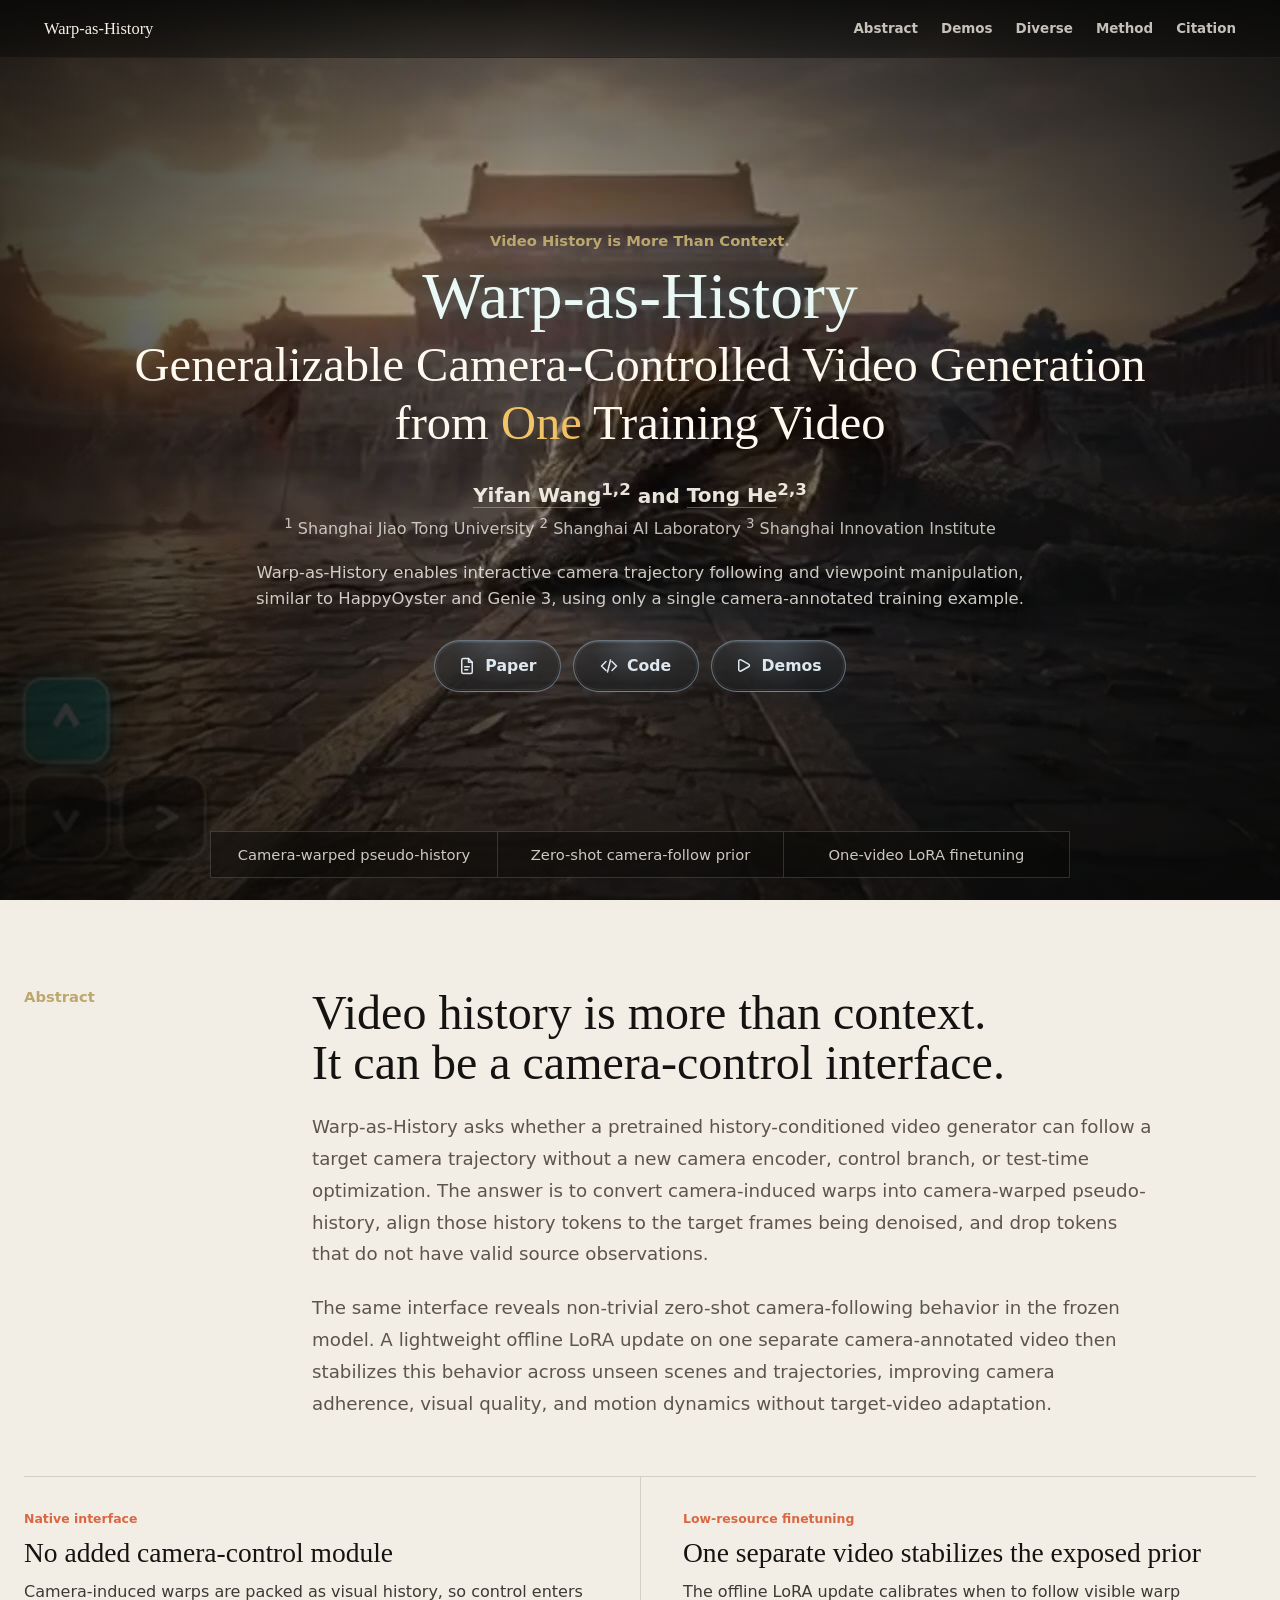
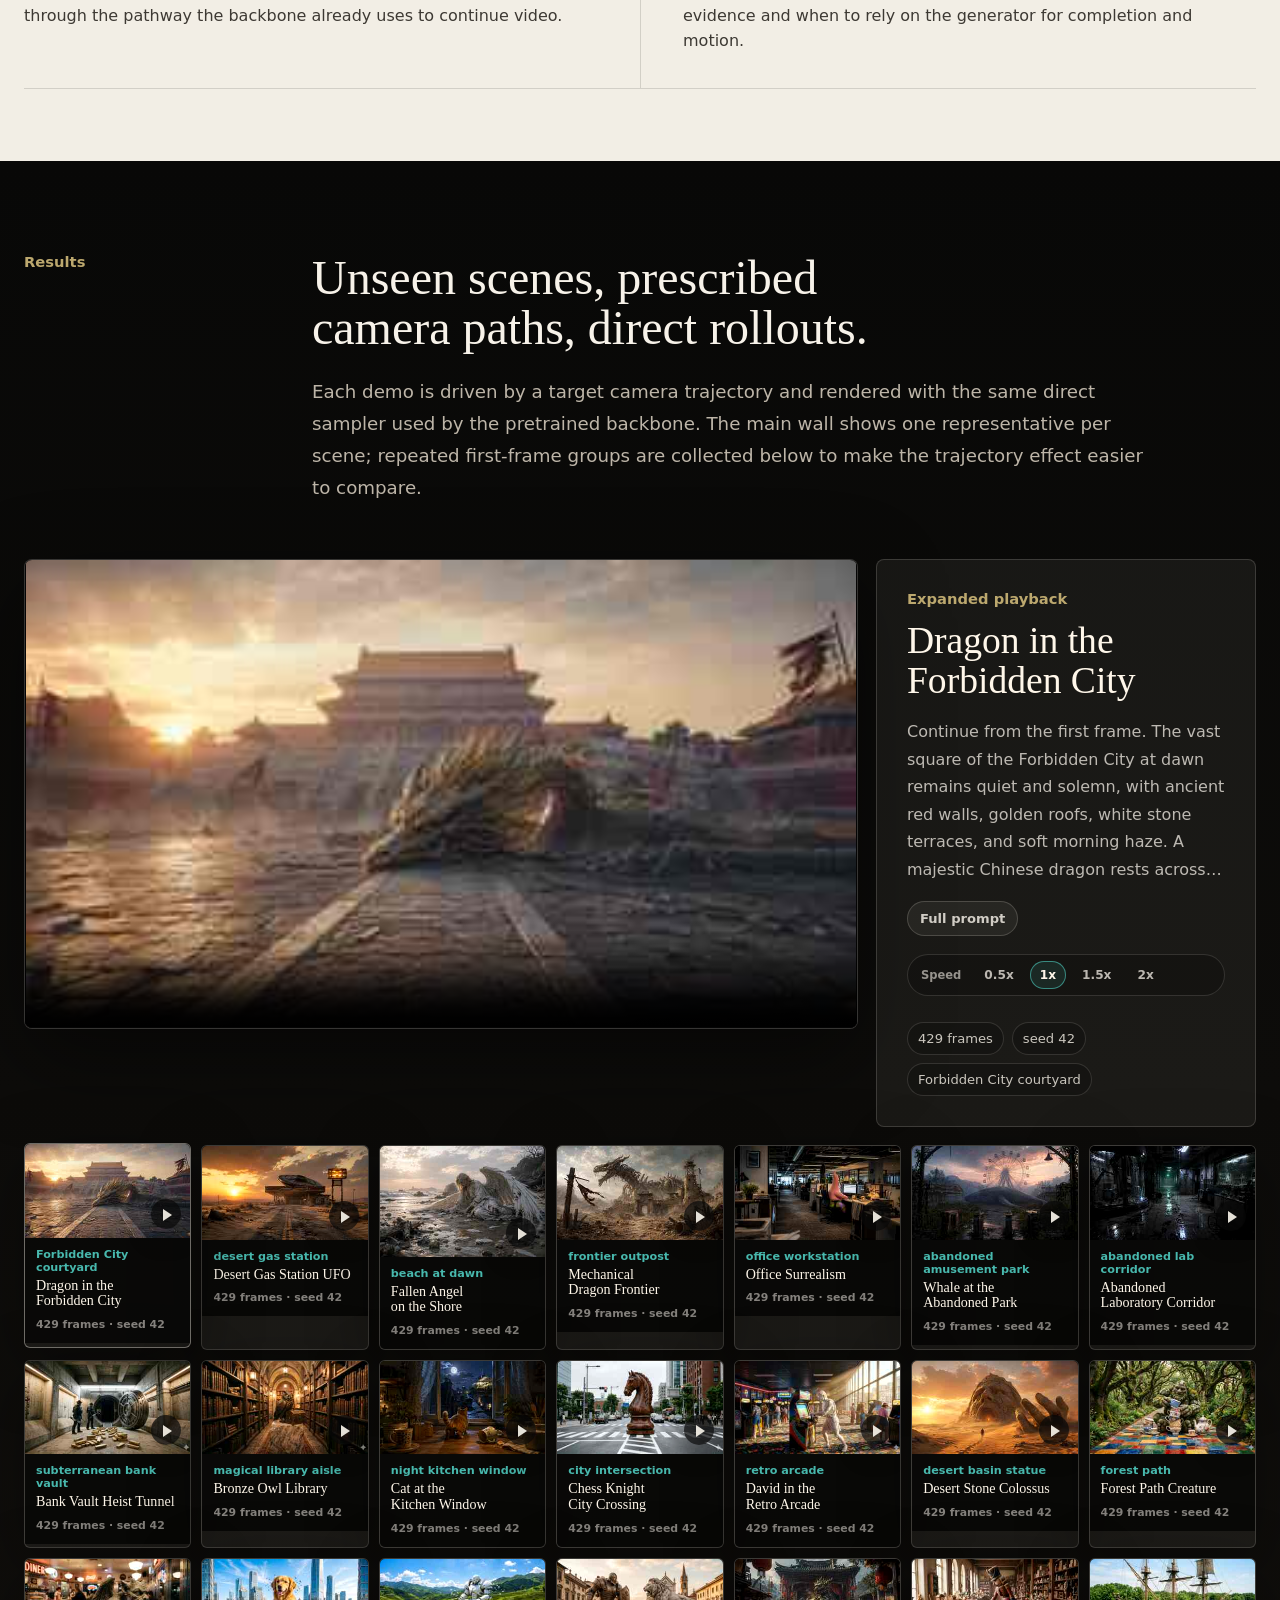
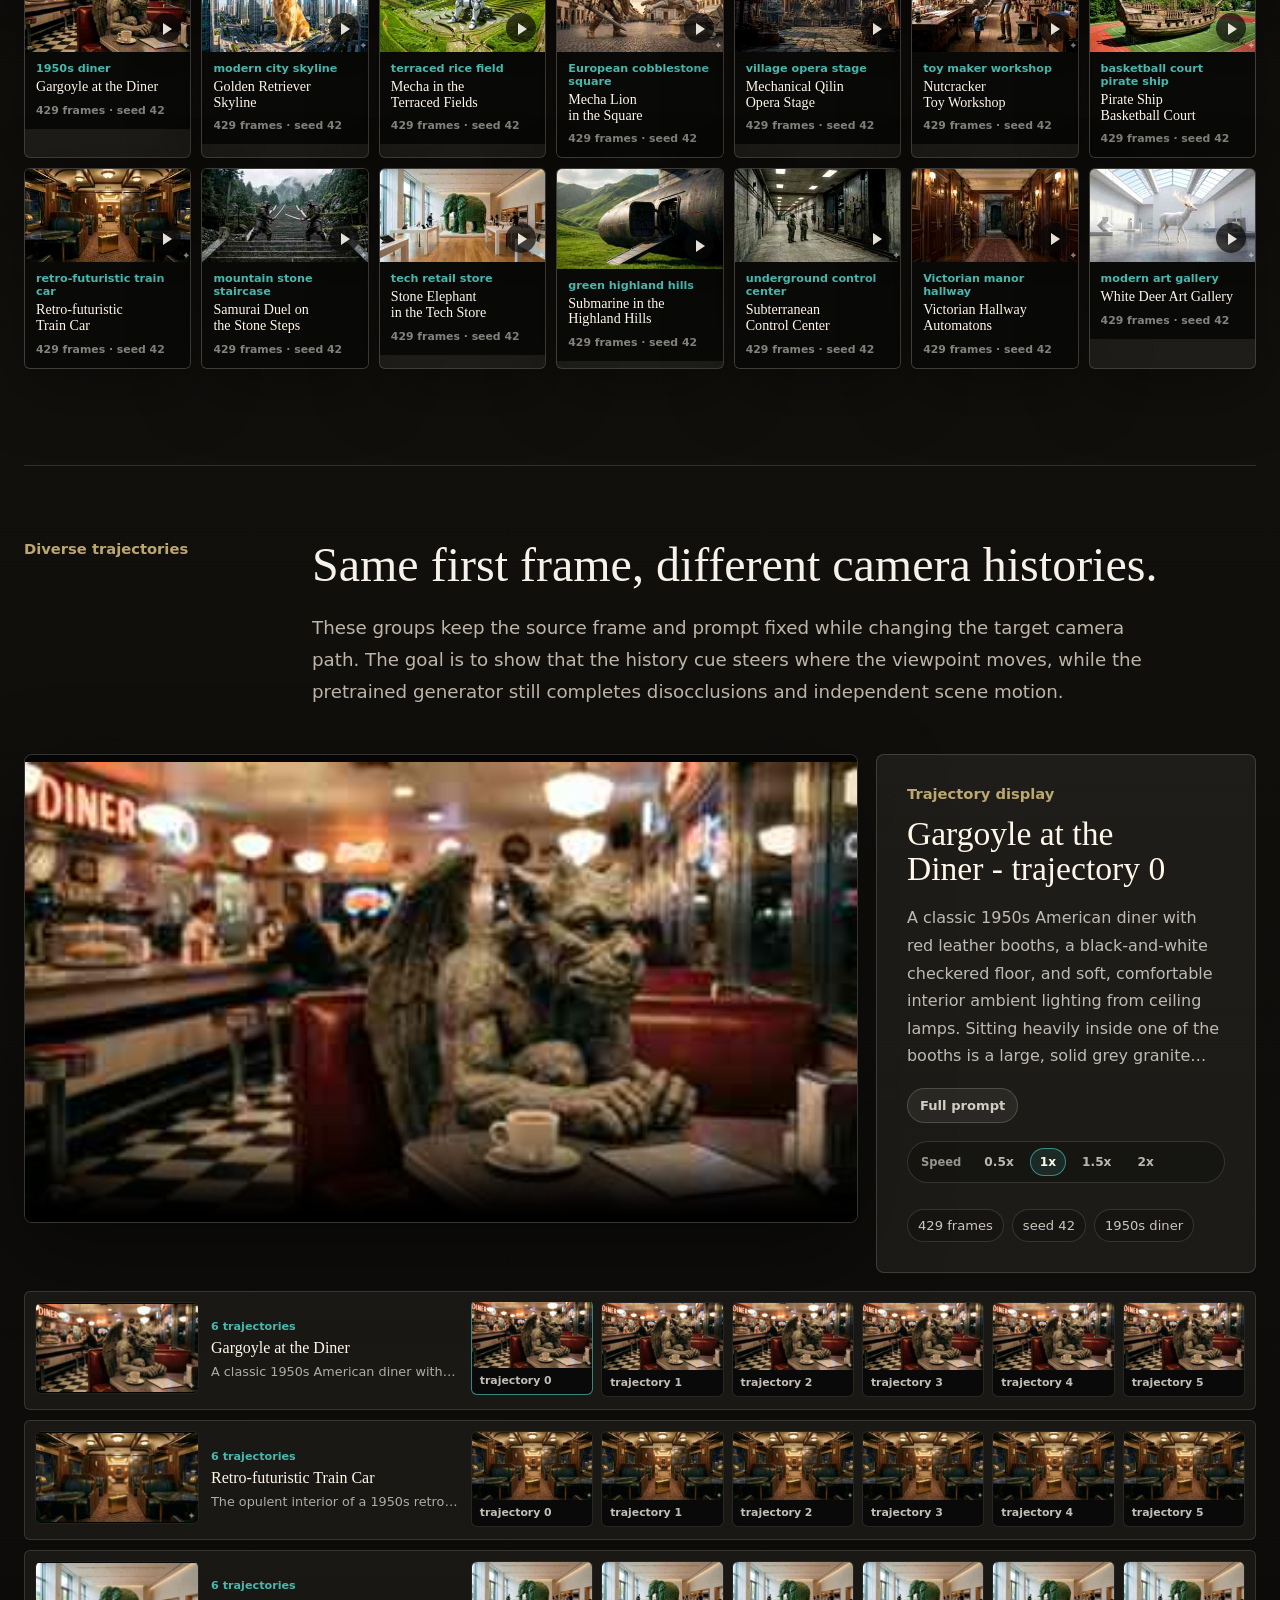
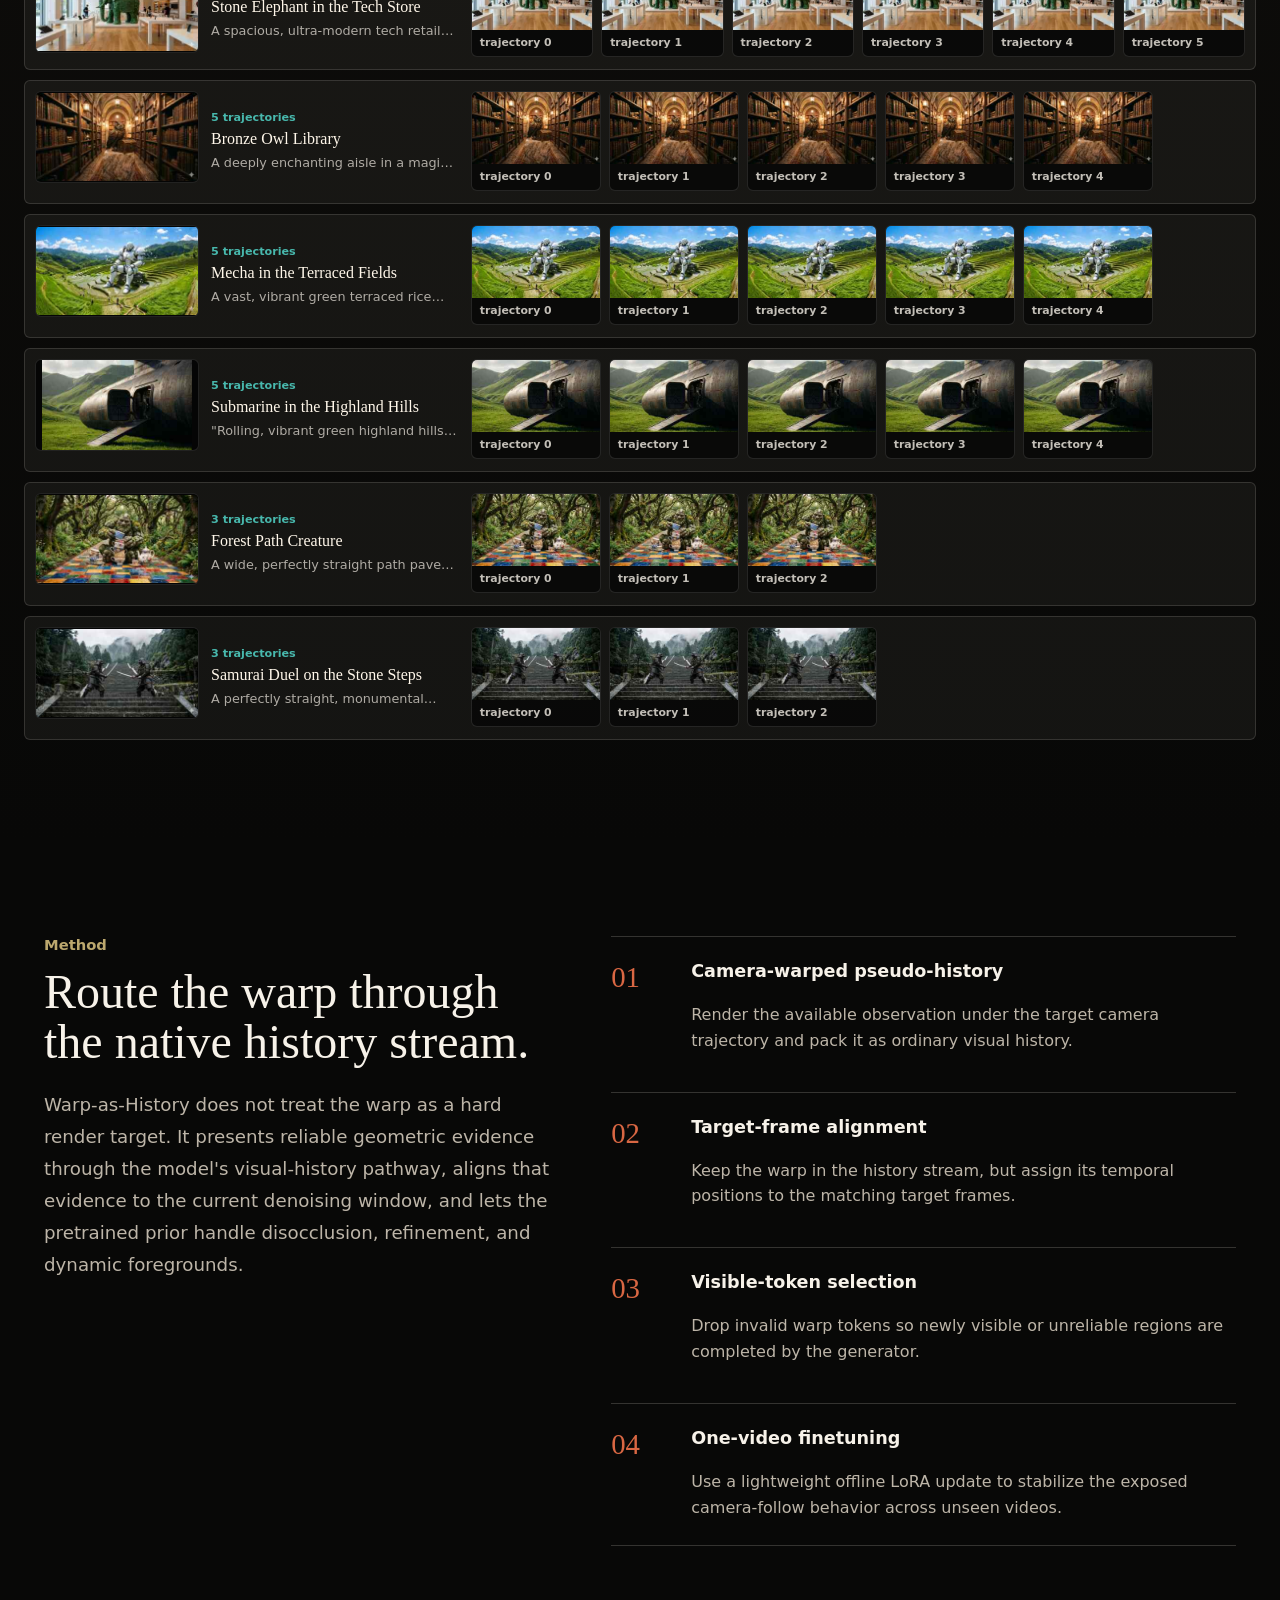
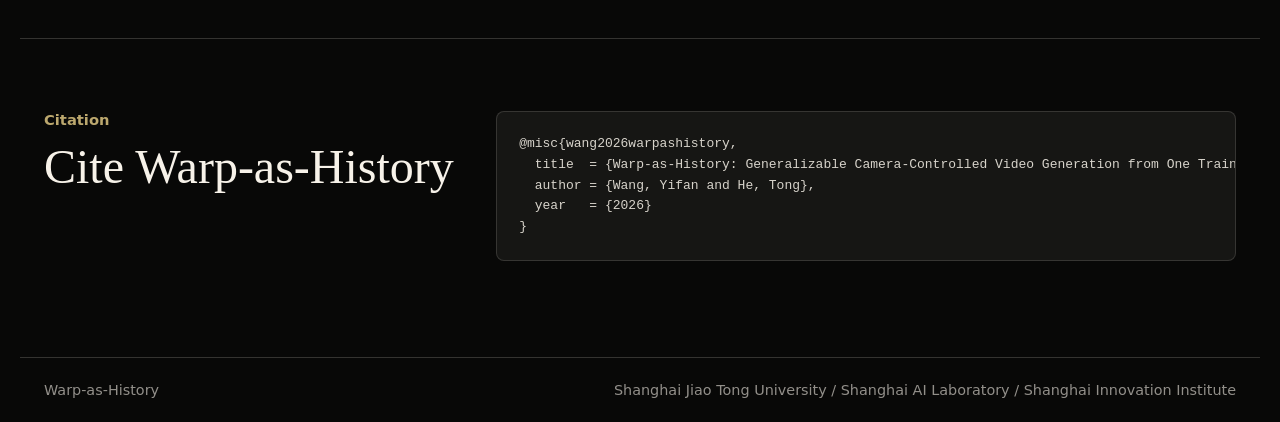
<file: warp-as-history/index.html>
<!doctype html>
<html lang="en">
  <head>
    <meta charset="utf-8" />
    <meta name="viewport" content="width=device-width, initial-scale=1" />
    <meta
      name="description"
      content="Warp-as-History routes camera-induced warps through a pretrained video model's native history pathway for low-resource camera-controlled video generation."
    />
    <title>Warp-as-History</title>
    <link rel="preload" href="demo/hero_montage_preview_poster.jpg?v=full-segments" as="image" fetchpriority="high" />
    <link
      rel="icon"
      href="data:image/svg+xml,%3Csvg xmlns='http://www.w3.org/2000/svg' viewBox='0 0 64 64'%3E%3Crect width='64' height='64' fill='%23080807'/%3E%3Ctext x='32' y='42' text-anchor='middle' font-family='Georgia,serif' font-size='34' fill='%23f7f2e9'%3EW%3C/text%3E%3C/svg%3E"
    />
    <link rel="stylesheet" href="styles.css?v=hero-lite" />
  </head>
  <body>
    <header class="site-nav" aria-label="Primary navigation">
      <a class="brand" href="#top" aria-label="Warp-as-History home">Warp-as-History</a>
      <nav class="nav-links" aria-label="Page sections">
        <a href="#abstract">Abstract</a>
        <a href="#demos">Demos</a>
        <a href="#diverse">Diverse</a>
        <a href="#method">Method</a>
        <a href="#citation">Citation</a>
      </nav>
    </header>

    <main id="top">
      <section class="hero is-prerendered" aria-label="Paper hero">
        <video
          id="heroPrerendered"
          class="hero-prerendered is-active"
          autoplay
          muted
          loop
          playsinline
          preload="none"
          poster="demo/hero_montage_preview_poster.jpg?v=full-segments"
          data-src="demo/hero_montage_preview_lite.mp4?v=lite"
        ></video>
        <div
          id="heroBackdropA"
          class="hero-backdrop is-active"
          style="background-image: url('demo/%E6%95%85%E5%AE%AB%E9%BE%99__mg10_feedbackfix_v5/first_frame_thumb.jpg')"
        ></div>
        <div id="heroBackdropB" class="hero-backdrop"></div>
        <div id="heroMosaicA" class="hero-mosaic is-active" aria-hidden="true"></div>
        <div id="heroMosaicB" class="hero-mosaic" aria-hidden="true"></div>
        <div class="hero-overlay" aria-hidden="true"></div>

        <div class="hero-content">
          <p class="eyebrow">Video History is More Than Context.</p>
          <h1>
            <span class="title-lead title-mark">Warp-as-History</span>
            <span class="title-rest">Generalizable Camera-Controlled Video Generation</span>
            <span class="title-tail">from <span class="title-highlight">One</span> Training Video</span>
          </h1>
          <p class="authors">
            <a href="https://yyfz.github.io/" target="_blank" rel="noreferrer">Yifan Wang</a><sup>1,2</sup>
            and
            <a href="https://tonghe90.github.io/" target="_blank" rel="noreferrer">Tong He</a><sup>2,3</sup>
          </p>
          <p class="affiliations">
            <span><sup>1</sup> Shanghai Jiao Tong University</span>
            <span><sup>2</sup> Shanghai AI Laboratory</span>
            <span><sup>3</sup> Shanghai Innovation Institute</span>
          </p>
          <p class="hero-lead">
            Warp-as-History enables interactive camera trajectory following and viewpoint manipulation,
            similar to HappyOyster and Genie 3, using only a single camera-annotated training example.
          </p>
          <div class="hero-actions" aria-label="Quick links">
            <a
              class="button button-resource"
              href="https://arxiv.org/abs/2605.15182"
              target="_blank"
              rel="noreferrer"
              aria-label="Open paper"
            >
              <svg viewBox="0 0 24 24" aria-hidden="true">
                <path d="M14 2H7a2 2 0 0 0-2 2v16a2 2 0 0 0 2 2h10a2 2 0 0 0 2-2V7z" />
                <path d="M14 2v5h5" />
                <path d="M9 13h6" />
                <path d="M9 17h4" />
              </svg>
              <span>Paper</span>
            </a>
            <a
              class="button button-resource"
              href="https://github.com/yyfz/Warp-as-History"
              target="_blank"
              rel="noreferrer"
              aria-label="Open code"
            >
              <svg viewBox="0 0 24 24" aria-hidden="true">
                <path d="m16 18 6-6-6-6" />
                <path d="m8 6-6 6 6 6" />
                <path d="m14 4-4 16" />
              </svg>
              <span>Code</span>
            </a>
            <a class="button button-resource" href="#demos" aria-label="Watch demos">
              <svg viewBox="0 0 24 24" aria-hidden="true">
                <path d="M5 5.6a2 2 0 0 1 2.95-1.76l10.2 5.65a2 2 0 0 1 0 3.5l-10.2 5.65A2 2 0 0 1 5 16.9z" />
              </svg>
              <span>Demos</span>
            </a>
          </div>
        </div>

        <div class="hero-meta" aria-label="Project highlights">
          <span>Camera-warped pseudo-history</span>
          <span>Zero-shot camera-follow prior</span>
          <span>One-video LoRA finetuning</span>
        </div>
      </section>

      <section class="intro-band" id="abstract">
        <div class="content-grid">
          <div class="section-label">Abstract</div>
          <div class="intro-copy">
            <h2>Video history is more than context. It can be a camera-control interface.</h2>
            <p>
              Warp-as-History asks whether a pretrained history-conditioned video generator can follow a
              target camera trajectory without a new camera encoder, control branch, or test-time optimization.
              The answer is to convert camera-induced warps into camera-warped pseudo-history, align those
              history tokens to the target frames being denoised, and drop tokens that do not have valid source
              observations.
            </p>
            <p>
              The same interface reveals non-trivial zero-shot camera-following behavior in the frozen model.
              A lightweight offline LoRA update on one separate camera-annotated video then stabilizes this
              behavior across unseen scenes and trajectories, improving camera adherence, visual quality, and
              motion dynamics without target-video adaptation.
            </p>
          </div>
        </div>
        <div class="highlight-row claim-row" aria-label="Core properties">
          <article>
            <span class="claim-kicker">Native interface</span>
            <h3>No added camera-control module</h3>
            <p>
              Camera-induced warps are packed as visual history, so control enters through the pathway the
              backbone already uses to continue video.
            </p>
          </article>
          <article>
            <span class="claim-kicker">Low-resource finetuning</span>
            <h3>One separate video stabilizes the exposed prior</h3>
            <p>
              The offline LoRA update calibrates when to follow visible warp evidence and when to rely on
              the generator for completion and motion.
            </p>
          </article>
        </div>
      </section>

      <section class="demo-section" id="demos">
        <div class="section-heading">
          <div class="section-label">Results</div>
          <div>
            <h2>Unseen scenes, prescribed camera paths, direct rollouts.</h2>
            <p>
              Each demo is driven by a target camera trajectory and rendered with the same direct sampler used
              by the pretrained backbone. The main wall shows one representative per scene; repeated
              first-frame groups are collected below to make the trajectory effect easier to compare.
            </p>
          </div>
        </div>

        <div class="demo-stage" aria-label="Expanded demo playback">
          <div class="stage-media">
            <video
              id="stageVideo"
              muted
              loop
              playsinline
              autoplay
              controls
              poster="demo/%E6%95%85%E5%AE%AB%E9%BE%99__mg10_feedbackfix_v5/first_frame_thumb.jpg"
              preload="none"
            ></video>
          </div>
          <div class="stage-copy">
            <p class="eyebrow">Expanded playback</p>
            <h3 id="stageTitle">Dragon in the Forbidden City</h3>
            <p id="stagePrompt">
              Continue from the first frame. The vast square of the Forbidden City at dawn remains quiet and
              solemn, with ancient red walls, golden roofs, white stone terraces, and soft morning haze. A
              majestic Chinese dragon rests across the palace courtyard, its long serpentine body coiled over
              the stone ground, with shimmering scales, flowing whiskers, and an ancient ceremonial presence.
              The dragon should feel noble, powerful, and mythical. Dust drifts across the square, scales glint
              in the soft light, banners and fabric edges move gently in the wind, and the dragon’s body shows
              faint breathing or small graceful movements, as if it is slowly awakening. The atmosphere should
              feel solemn, mythical, and emotionally striking, as if legend has appeared in the heart of the
              imperial palace. Keep the world immersive and explorable, with camera movement. Cinematic, highly
              detailed, soft morning light, mysterious but believable, no text, no watermark.
            </p>
            <button class="prompt-action" id="stagePromptAction" type="button" hidden>Full prompt</button>
            <div class="speed-control" id="stageSpeedControl" aria-label="Main playback speed">
              <span>Speed</span>
              <button type="button" data-speed="0.5">0.5x</button>
              <button type="button" data-speed="1" class="is-active">1x</button>
              <button type="button" data-speed="1.5">1.5x</button>
              <button type="button" data-speed="2">2x</button>
            </div>
            <div class="stage-facts" aria-label="Expanded demo facts">
              <span id="stageFrames">429 frames</span>
              <span id="stageSeed">seed 42</span>
              <span id="stageScene">Forbidden City dragon</span>
            </div>
          </div>
        </div>

        <div class="demo-wall" id="demoGrid" aria-live="polite"></div>

        <div class="diverse-section" id="diverse">
          <div class="section-heading">
            <div class="section-label">Diverse trajectories</div>
            <div>
              <h2>Same first frame, different camera histories.</h2>
              <p>
                These groups keep the source frame and prompt fixed while changing the target camera path.
                The goal is to show that the history cue steers where the viewpoint moves, while the
                pretrained generator still completes disocclusions and independent scene motion.
              </p>
            </div>
          </div>
          <div class="diverse-stage" aria-label="Diverse trajectory playback">
            <div class="diverse-stage-media">
              <video id="diverseStageVideo" muted loop playsinline autoplay controls></video>
            </div>
            <div class="diverse-stage-copy">
              <p class="eyebrow">Trajectory display</p>
              <h3 id="diverseStageTitle">Diverse trajectory</h3>
              <p id="diverseStagePrompt"></p>
              <button class="prompt-action" id="diverseStagePromptAction" type="button" hidden>Full prompt</button>
              <div class="speed-control" id="diverseSpeedControl" aria-label="Diverse playback speed">
                <span>Speed</span>
                <button type="button" data-speed="0.5">0.5x</button>
                <button type="button" data-speed="1" class="is-active">1x</button>
                <button type="button" data-speed="1.5">1.5x</button>
                <button type="button" data-speed="2">2x</button>
              </div>
              <div class="stage-facts" aria-label="Diverse trajectory facts">
                <span id="diverseStageFrames">429 frames</span>
                <span id="diverseStageSeed">seed 42</span>
                <span id="diverseStageScene">1950s diner</span>
              </div>
            </div>
          </div>
          <div class="diverse-groups" id="diverseGroups" aria-live="polite"></div>
        </div>
      </section>

      <section class="method-section" id="method">
        <div class="method-intro">
          <div class="section-label">Method</div>
          <h2>Route the warp through the native history stream.</h2>
          <p>
            Warp-as-History does not treat the warp as a hard render target. It presents reliable geometric
            evidence through the model's visual-history pathway, aligns that evidence to the current denoising
            window, and lets the pretrained prior handle disocclusion, refinement, and dynamic foregrounds.
          </p>
        </div>
        <div class="method-steps" aria-label="Method steps">
          <article>
            <span>01</span>
            <h3>Camera-warped pseudo-history</h3>
            <p>Render the available observation under the target camera trajectory and pack it as ordinary visual history.</p>
          </article>
          <article>
            <span>02</span>
            <h3>Target-frame alignment</h3>
            <p>Keep the warp in the history stream, but assign its temporal positions to the matching target frames.</p>
          </article>
          <article>
            <span>03</span>
            <h3>Visible-token selection</h3>
            <p>Drop invalid warp tokens so newly visible or unreliable regions are completed by the generator.</p>
          </article>
          <article>
            <span>04</span>
            <h3>One-video finetuning</h3>
            <p>Use a lightweight offline LoRA update to stabilize the exposed camera-follow behavior across unseen videos.</p>
          </article>
        </div>
      </section>

      <section class="citation-section" id="citation">
        <div>
          <div class="section-label">Citation</div>
          <h2>Cite Warp-as-History</h2>
        </div>
        <pre><code>@misc{wang2026warpashistory,
  title  = {Warp-as-History: Generalizable Camera-Controlled Video Generation from One Training Video},
  author = {Wang, Yifan and He, Tong},
  year   = {2026}
}</code></pre>
      </section>
    </main>

    <footer class="site-footer">
      <span>Warp-as-History</span>
      <span>Shanghai Jiao Tong University / Shanghai AI Laboratory / Shanghai Innovation Institute</span>
    </footer>

    <div class="prompt-modal" id="promptModal" aria-hidden="true">
      <button class="modal-backdrop" type="button" aria-label="Close prompt"></button>
      <section class="modal-panel" role="dialog" aria-modal="true" aria-labelledby="modalTitle">
        <div class="modal-header">
          <div>
            <p class="eyebrow" id="modalScene">Generated sequence</p>
            <h2 id="modalTitle">Full prompt</h2>
          </div>
          <button class="modal-close" type="button">Close</button>
        </div>
        <p id="modalPrompt"></p>
      </section>
    </div>

    <script src="script.js?v=hero-lite" defer></script>
  </body>
</html>
</file>
<file: warp-as-history/styles.css>
:root {
  color-scheme: dark;
  --bg: #080807;
  --bg-soft: #12110f;
  --paper: #f2eee5;
  --paper-muted: #ded5c7;
  --ink: #141311;
  --text: #f7f2e9;
  --muted: #bdb5a8;
  --muted-dark: #5c554d;
  --line: rgba(247, 242, 233, 0.18);
  --line-dark: rgba(20, 19, 17, 0.14);
  --accent: #d96743;
  --teal: #48b8ad;
  --gold: #bca86e;
  --shadow: 0 24px 80px rgba(0, 0, 0, 0.42);
  --max: 1240px;
}

* {
  box-sizing: border-box;
}

html {
  scroll-behavior: smooth;
}

section {
  scroll-margin-top: 84px;
}

body {
  margin: 0;
  background: var(--bg);
  color: var(--text);
  font-family:
    Inter, ui-sans-serif, system-ui, -apple-system, BlinkMacSystemFont, "Segoe UI", sans-serif;
  letter-spacing: 0;
}

body.modal-open {
  overflow: hidden;
}

body::selection {
  background: rgba(217, 103, 67, 0.42);
}

a {
  color: inherit;
  text-decoration: none;
}

img,
video {
  display: block;
  max-width: 100%;
}

button,
input,
textarea,
select {
  font: inherit;
  letter-spacing: 0;
}

.site-nav {
  position: fixed;
  top: 0;
  left: 0;
  right: 0;
  z-index: 20;
  display: flex;
  align-items: center;
  justify-content: space-between;
  gap: 24px;
  padding: 16px max(24px, calc((100vw - var(--max)) / 2 + 24px));
  color: rgba(247, 242, 233, 0.92);
  border-bottom: 1px solid rgba(247, 242, 233, 0.08);
  background: linear-gradient(180deg, rgba(8, 8, 7, 0.78), rgba(8, 8, 7, 0.42));
  backdrop-filter: blur(20px);
}

.brand {
  font-family: Georgia, "Times New Roman", serif;
  font-size: 1.03rem;
  font-weight: 500;
  color: rgba(255, 249, 239, 0.96);
}

.nav-links {
  display: flex;
  align-items: center;
  gap: 23px;
  padding: 0;
  border: 0;
  background: transparent;
}

.nav-links a {
  position: relative;
  padding: 5px 0;
  color: rgba(247, 242, 233, 0.78);
  font-size: 0.84rem;
  font-weight: 650;
  transition:
    color 180ms ease;
}

.nav-links a::after {
  content: "";
  position: absolute;
  left: 0;
  right: 0;
  bottom: -7px;
  height: 1px;
  background: rgba(247, 242, 233, 0.62);
  transform: scaleX(0);
  transform-origin: center;
  transition: transform 180ms ease;
}

.nav-links a:hover,
.nav-links a:focus-visible {
  color: var(--text);
  outline: none;
}

.nav-links a:hover::after,
.nav-links a:focus-visible::after {
  transform: scaleX(1);
}

.hero {
  position: relative;
  min-height: 100svh;
  height: 100svh;
  overflow: hidden;
  display: grid;
  align-items: center;
  padding: 120px 24px 96px;
  isolation: isolate;
}

.hero-backdrop,
.hero-mosaic,
.hero-prerendered {
  position: absolute;
  inset: 0;
  width: 100%;
  height: 100%;
  opacity: 0;
  transition: opacity 420ms ease;
}

.hero-backdrop {
  z-index: -3;
  background-position: center;
  background-size: cover;
  transform: scale(1.08);
  filter: blur(22px) saturate(1.06) contrast(1.08);
}

.hero-prerendered {
  z-index: -2;
  object-fit: cover;
  filter: saturate(0.96) contrast(1.06);
}

.hero.is-prerendered .hero-backdrop,
.hero.is-prerendered .hero-mosaic {
  display: none;
}

.hero-mosaic {
  z-index: -2;
  display: flex;
  align-items: center;
  justify-content: center;
  filter: saturate(0.96) contrast(1.06);
  pointer-events: none;
}

.hero-edge-fill {
  position: absolute;
  inset: 0;
  z-index: 0;
  --hero-board-w: min(100vw, calc(100svh * var(--hero-board-aspect-value, 1.77778)));
  --hero-board-h: min(100svh, calc(100vw / var(--hero-board-aspect-value, 1.77778)));
  --hero-edge-x: max(0px, calc((100vw - var(--hero-board-w)) / 2));
  --hero-edge-y: max(0px, calc((100svh - var(--hero-board-h)) / 2));
}

.hero-edge-strip {
  position: absolute;
  display: grid;
  gap: 3px;
  overflow: hidden;
}

.hero-edge-strip.is-left {
  left: 0;
  top: var(--hero-edge-y);
  width: var(--hero-edge-x);
  height: var(--hero-board-h);
  grid-template-rows: repeat(var(--hero-rows, 1), minmax(0, 1fr));
}

.hero-edge-strip.is-right {
  right: 0;
  top: var(--hero-edge-y);
  width: var(--hero-edge-x);
  height: var(--hero-board-h);
  grid-template-rows: repeat(var(--hero-rows, 1), minmax(0, 1fr));
}

.hero-edge-strip.is-top {
  left: var(--hero-edge-x);
  top: 0;
  width: var(--hero-board-w);
  height: var(--hero-edge-y);
  grid-template-columns: repeat(var(--hero-cols, 1), minmax(0, 1fr));
}

.hero-edge-strip.is-bottom {
  left: var(--hero-edge-x);
  bottom: 0;
  width: var(--hero-board-w);
  height: var(--hero-edge-y);
  grid-template-columns: repeat(var(--hero-cols, 1), minmax(0, 1fr));
}

.hero-edge-cell {
  position: relative;
  min-width: 0;
  min-height: 0;
  overflow: hidden;
  background: rgba(8, 8, 7, 0.5);
  background-image: var(--edge-poster);
  background-position: var(--edge-position, center);
  background-size: cover;
}

.hero-mosaic-board {
  position: relative;
  z-index: 2;
  display: grid;
  width: min(100vw, calc(100svh * var(--hero-board-aspect-value, 1.77778)));
  height: min(100svh, calc(100vw / var(--hero-board-aspect-value, 1.77778)));
  grid-template-columns: repeat(var(--hero-cols, 1), minmax(0, 1fr));
  grid-template-rows: repeat(var(--hero-rows, 1), minmax(0, 1fr));
  gap: var(--hero-gap, 0);
  aspect-ratio: var(--hero-board-aspect, 16 / 9);
}

.hero-mosaic[data-count="4"] .hero-mosaic-board,
.hero-mosaic[data-count="16"] .hero-mosaic-board {
  --hero-gap: 3px;
}

.hero-tile {
  position: relative;
  min-width: 0;
  min-height: 0;
  overflow: hidden;
  background-color: rgba(8, 8, 7, 0.45);
  background-image: var(--tile-fill-poster);
  background-position: center;
  background-size: cover;
}

.hero-tile::before {
  content: "";
  position: absolute;
  inset: -18%;
  z-index: 0;
  background-image: var(--tile-fill-poster);
  background-position: center;
  background-size: cover;
  filter: none;
  opacity: 0.42;
  transform: scale(1.08);
}

.hero-tile::after {
  content: "";
  position: absolute;
  inset: 0;
  z-index: 1;
  background:
    radial-gradient(circle at center, rgba(247, 242, 233, 0.04), transparent 54%),
    linear-gradient(90deg, rgba(8, 8, 7, 0.2), rgba(8, 8, 7, 0.04) 28%, rgba(8, 8, 7, 0.04) 72%, rgba(8, 8, 7, 0.2));
}

.hero-tile video {
  width: 100%;
  height: 100%;
  max-width: none;
  background: transparent;
}

.hero-main-video {
  position: relative;
  z-index: 3;
  object-fit: contain;
  object-position: var(--tile-position, center);
}

.hero-backdrop.is-active,
.hero-mosaic.is-active,
.hero-prerendered.is-active {
  opacity: 1;
}

.hero-overlay {
  position: absolute;
  inset: 0;
  z-index: -1;
  background:
    linear-gradient(180deg, rgba(8, 8, 7, 0.56), rgba(8, 8, 7, 0.08) 34%, rgba(8, 8, 7, 0.72)),
    linear-gradient(90deg, rgba(8, 8, 7, 0.72), rgba(8, 8, 7, 0.16) 42%, rgba(8, 8, 7, 0.72));
}

.hero-content {
  width: min(1320px, 100%);
  margin: 0 auto;
  text-align: center;
}

.eyebrow,
.section-label {
  margin: 0 0 14px;
  color: var(--gold);
  font-size: 0.92rem;
  font-weight: 700;
}

.hero h1 {
  margin: 0;
  color: #fff9ef;
  font-family: Georgia, "Times New Roman", serif;
  font-size: 4.1rem;
  line-height: 1.03;
  font-weight: 400;
  text-wrap: balance;
  text-shadow: 0 18px 60px rgba(0, 0, 0, 0.52);
}

.title-lead,
.title-rest,
.title-tail {
  display: block;
}

.title-mark {
  color: #eaf8f6;
  text-shadow:
    0 0 30px rgba(72, 184, 173, 0.22),
    0 18px 60px rgba(0, 0, 0, 0.52);
}

.title-rest,
.title-tail {
  width: min(1180px, 100%);
  margin: 8px auto 0;
  font-size: 0.74em;
  line-height: 1.08;
}

.title-rest {
  white-space: nowrap;
}

.title-tail {
  margin-top: 6px;
}

.title-highlight {
  color: #f2c466;
  text-shadow:
    0 0 28px rgba(242, 196, 102, 0.34),
    0 18px 60px rgba(0, 0, 0, 0.52);
}

.authors {
  margin: 30px 0 0;
  color: rgba(247, 242, 233, 0.94);
  font-size: 1.25rem;
  font-weight: 650;
}

.authors a {
  border-bottom: 1px solid rgba(247, 242, 233, 0.32);
  transition:
    color 180ms ease,
    border-color 180ms ease;
}

.authors a:hover,
.authors a:focus-visible {
  color: #eaf8f6;
  border-color: rgba(234, 248, 246, 0.72);
  outline: none;
}

.affiliations {
  margin: 8px auto 0;
  max-width: 760px;
  color: rgba(247, 242, 233, 0.76);
  font-size: 1rem;
}

.hero-lead {
  width: min(860px, 100%);
  margin: 22px auto 0;
  color: rgba(247, 242, 233, 0.82);
  font-size: 1.03rem;
  line-height: 1.58;
  text-wrap: balance;
  text-shadow: 0 14px 42px rgba(0, 0, 0, 0.42);
}

.hero-actions {
  display: flex;
  justify-content: center;
  flex-wrap: wrap;
  gap: 12px;
  margin-top: 28px;
}

.button {
  display: inline-flex;
  align-items: center;
  justify-content: center;
  gap: 9px;
  min-height: 52px;
  padding: 0 20px;
  border-radius: 999px;
  border: 1px solid rgba(247, 242, 233, 0.22);
  font-weight: 700;
  cursor: pointer;
  transition:
    transform 180ms ease,
    border-color 180ms ease,
    background 180ms ease;
}

.button svg {
  width: 18px;
  height: 18px;
  flex: 0 0 auto;
  fill: none;
  stroke: currentColor;
  stroke-width: 2;
  stroke-linecap: round;
  stroke-linejoin: round;
}

.button:hover,
.button:focus-visible {
  transform: translateY(-1px);
  outline: none;
}

.button-primary {
  background: #f7f2e9;
  color: #16120f;
  border-color: #f7f2e9;
}

.button-secondary {
  background: rgba(8, 8, 7, 0.32);
  color: #f7f2e9;
  backdrop-filter: blur(16px);
}

.button-secondary:hover,
.button-secondary:focus-visible {
  border-color: rgba(247, 242, 233, 0.48);
  background: rgba(247, 242, 233, 0.1);
}

.button-resource {
  position: relative;
  min-width: 126px;
  padding-inline: 23px;
  background:
    radial-gradient(circle at 50% 0%, rgba(170, 203, 232, 0.16), transparent 56%),
    linear-gradient(180deg, rgba(239, 247, 255, 0.11), rgba(239, 247, 255, 0.035)),
    rgba(10, 13, 16, 0.58);
  color: rgba(238, 247, 255, 0.92);
  border-color: rgba(178, 207, 232, 0.46);
  font-size: 0.98rem;
  font-weight: 760;
  box-shadow:
    inset 0 1px 0 rgba(255, 255, 255, 0.14),
    0 16px 38px rgba(0, 0, 0, 0.26),
    0 0 24px rgba(150, 190, 225, 0.08);
  backdrop-filter: blur(18px);
  overflow: hidden;
}

.button-resource::before {
  content: "";
  position: absolute;
  inset: 1px;
  border-radius: inherit;
  border: 1px solid rgba(255, 255, 255, 0.075);
  pointer-events: none;
}

.button-resource:hover,
.button-resource:focus-visible {
  border-color: rgba(190, 222, 248, 0.68);
  color: rgba(246, 251, 255, 0.98);
  background:
    radial-gradient(circle at 50% 0%, rgba(170, 203, 232, 0.24), transparent 58%),
    linear-gradient(180deg, rgba(239, 247, 255, 0.15), rgba(239, 247, 255, 0.05)),
    rgba(11, 15, 19, 0.66);
  box-shadow:
    inset 0 1px 0 rgba(255, 255, 255, 0.18),
    0 18px 42px rgba(0, 0, 0, 0.3),
    0 0 30px rgba(150, 190, 225, 0.14);
}

.hero-meta {
  position: absolute;
  left: 50%;
  bottom: 22px;
  transform: translateX(-50%);
  width: min(860px, calc(100% - 48px));
  display: grid;
  grid-template-columns: repeat(3, 1fr);
  border: 1px solid rgba(247, 242, 233, 0.16);
  background: rgba(8, 8, 7, 0.42);
  backdrop-filter: blur(18px);
}

.hero-meta span {
  min-width: 0;
  padding: 14px 18px;
  color: rgba(247, 242, 233, 0.82);
  font-size: 0.92rem;
  text-align: center;
  white-space: normal;
  overflow-wrap: break-word;
}

.hero-meta span + span {
  border-left: 1px solid rgba(247, 242, 233, 0.16);
}

.intro-band {
  background: var(--paper);
  color: var(--ink);
  padding: 88px 24px 72px;
}

.content-grid,
.section-heading,
.method-section,
.citation-section,
.site-footer {
  width: min(var(--max), 100%);
  margin: 0 auto;
}

.content-grid,
.section-heading {
  display: grid;
  grid-template-columns: 240px minmax(0, 1fr);
  gap: 48px;
}

.intro-copy h2,
.section-heading h2,
.method-intro h2,
.citation-section h2 {
  margin: 0;
  font-family: Georgia, "Times New Roman", serif;
  font-size: 3rem;
  line-height: 1.05;
  font-weight: 500;
  text-wrap: balance;
}

.intro-copy p,
.section-heading p,
.method-intro p {
  margin: 22px 0 0;
  max-width: 840px;
  color: var(--muted-dark);
  font-size: 1.14rem;
  line-height: 1.75;
}

.highlight-row {
  width: min(var(--max), 100%);
  margin: 56px auto 0;
  display: grid;
  grid-template-columns: repeat(2, minmax(0, 1fr));
  border-top: 1px solid var(--line-dark);
  border-bottom: 1px solid var(--line-dark);
}

.highlight-row article {
  padding: 34px 42px 34px 0;
}

.highlight-row article + article {
  padding-left: 42px;
  border-left: 1px solid var(--line-dark);
}

.highlight-row p {
  margin: 12px 0 0;
  color: #3d3933;
  line-height: 1.55;
}

.claim-kicker {
  display: block;
  color: var(--accent);
  font-size: 0.78rem;
  font-weight: 800;
}

.highlight-row h3 {
  margin: 12px 0 0;
  color: var(--ink);
  font-family: Georgia, "Times New Roman", serif;
  font-size: 1.72rem;
  line-height: 1.08;
  font-weight: 500;
  text-wrap: balance;
}

.demo-section {
  padding: 92px 24px 104px;
  background:
    linear-gradient(180deg, #080807, #12100d 48%, #080807),
    var(--bg);
  color: var(--text);
}

.demo-section .section-heading p {
  color: var(--muted);
}

.demo-stage {
  width: min(var(--max), 100%);
  margin: 56px auto 0;
  display: grid;
  grid-template-areas: "media copy";
  grid-template-columns: minmax(0, 1.58fr) minmax(320px, 0.72fr);
  gap: 18px;
  align-items: start;
  scroll-margin-top: 92px;
}

.stage-media {
  grid-area: media;
  position: relative;
  z-index: 1;
  aspect-ratio: var(--stage-aspect, 16 / 9);
  overflow: hidden;
  border: 1px solid rgba(247, 242, 233, 0.2);
  border-radius: 8px;
  background: #050505;
  box-shadow: 0 28px 90px rgba(0, 0, 0, 0.48);
}

.stage-media video {
  width: 100%;
  height: 100%;
  object-fit: contain;
  background: #050505;
}

.stage-copy {
  grid-area: copy;
  position: relative;
  z-index: 2;
  display: flex;
  flex-direction: column;
  min-width: 0;
  min-height: 0;
  max-height: 100%;
  padding: 30px;
  border: 1px solid rgba(247, 242, 233, 0.16);
  border-radius: 8px;
  background: rgba(247, 242, 233, 0.06);
}

.stage-copy h3 {
  margin: 0;
  color: #fff7ea;
  font-family: Georgia, "Times New Roman", serif;
  font-size: 2.35rem;
  line-height: 1.05;
  font-weight: 500;
  text-wrap: balance;
}

.stage-copy > p:not(.eyebrow) {
  display: -webkit-box;
  margin: 18px 0 0;
  overflow: hidden;
  color: rgba(247, 242, 233, 0.74);
  line-height: 1.72;
  -webkit-box-orient: vertical;
  -webkit-line-clamp: 6;
}

.prompt-action {
  align-self: flex-start;
  margin-top: 18px;
  padding: 9px 12px;
  border: 1px solid rgba(247, 242, 233, 0.18);
  border-radius: 999px;
  color: rgba(247, 242, 233, 0.82);
  background: rgba(247, 242, 233, 0.06);
  cursor: pointer;
  font-size: 0.82rem;
  font-weight: 700;
  transition:
    background 180ms ease,
    border-color 180ms ease,
    color 180ms ease;
}

.prompt-action:hover,
.prompt-action:focus-visible {
  border-color: rgba(72, 184, 173, 0.76);
  color: #fff7ea;
  background: rgba(72, 184, 173, 0.12);
  outline: none;
}

.speed-control {
  display: flex;
  align-items: center;
  flex-wrap: wrap;
  gap: 6px;
  margin-top: 18px;
  padding: 6px;
  border: 1px solid rgba(247, 242, 233, 0.14);
  border-radius: 999px;
  background: rgba(0, 0, 0, 0.22);
}

.speed-control span {
  padding: 0 7px;
  color: rgba(247, 242, 233, 0.58);
  font-size: 0.72rem;
  font-weight: 700;
}

.speed-control button {
  min-height: 28px;
  padding: 0 9px;
  border: 1px solid transparent;
  border-radius: 999px;
  color: rgba(247, 242, 233, 0.74);
  background: transparent;
  cursor: pointer;
  font-size: 0.76rem;
  font-weight: 800;
}

.speed-control button:hover,
.speed-control button:focus-visible,
.speed-control button.is-active {
  border-color: rgba(72, 184, 173, 0.68);
  color: #fff7ea;
  background: rgba(72, 184, 173, 0.13);
  outline: none;
}

.stage-facts {
  display: flex;
  flex-wrap: wrap;
  gap: 8px;
  margin-top: auto;
  padding-top: 26px;
}

.stage-facts span {
  padding: 8px 10px;
  border: 1px solid rgba(247, 242, 233, 0.14);
  border-radius: 999px;
  color: rgba(247, 242, 233, 0.8);
  font-size: 0.82rem;
  background: rgba(0, 0, 0, 0.2);
}

.demo-wall {
  width: min(var(--max), 100%);
  margin: 18px auto 0;
  display: grid;
  grid-template-columns: repeat(7, minmax(0, 1fr));
  gap: 10px;
}

.demo-card {
  display: flex;
  flex-direction: column;
  min-width: 0;
  overflow: hidden;
  border: 1px solid rgba(247, 242, 233, 0.16);
  border-radius: 6px;
  background: rgba(247, 242, 233, 0.055);
  cursor: pointer;
  box-shadow: 0 18px 68px rgba(0, 0, 0, 0.36);
  transition:
    transform 180ms ease,
    border-color 180ms ease;
}

.demo-card:hover,
.demo-card:focus-visible,
.demo-card.is-active {
  transform: translateY(-2px);
  border-color: rgba(247, 242, 233, 0.38);
  outline: none;
}

.card-media {
  position: relative;
  flex: 0 0 auto;
  aspect-ratio: 16 / 9;
  background: #050505;
}

.card-media img {
  width: 100%;
  height: 100%;
  object-fit: cover;
  background: #050505;
  filter: saturate(1.04) contrast(1.04);
}

.card-media::after {
  content: "";
  position: absolute;
  right: 9px;
  bottom: 9px;
  width: 30px;
  height: 30px;
  border-radius: 50%;
  background: rgba(8, 8, 7, 0.72);
  box-shadow: 0 8px 24px rgba(0, 0, 0, 0.38);
  pointer-events: none;
}

.card-media::before {
  content: "";
  position: absolute;
  right: 18px;
  bottom: 17px;
  z-index: 1;
  width: 0;
  height: 0;
  border-top: 6px solid transparent;
  border-bottom: 6px solid transparent;
  border-left: 9px solid rgba(247, 242, 233, 0.92);
  pointer-events: none;
}

.card-copy {
  flex: 0 0 auto;
  padding: 10px 11px 12px;
  background: rgba(8, 8, 7, 0.94);
}

.card-copy h3 {
  margin: 4px 0 0;
  color: #fff7ea;
  font-family: Georgia, "Times New Roman", serif;
  font-size: 0.88rem;
  line-height: 1.12;
  font-weight: 500;
  text-wrap: balance;
}

.card-copy .prompt-action {
  margin-top: 8px;
  padding: 6px 8px;
  font-size: 0.72rem;
  pointer-events: auto;
}

.demo-card .prompt,
.demo-card .prompt-action {
  display: none;
}

.scene-label {
  margin: 0;
  color: var(--teal);
  font-size: 0.7rem;
  font-weight: 700;
}

.prompt {
  display: -webkit-box;
  max-width: 760px;
  margin: 8px 0 0;
  overflow: hidden;
  color: rgba(247, 242, 233, 0.68);
  font-size: 0.8rem;
  line-height: 1.42;
  -webkit-box-orient: vertical;
  -webkit-line-clamp: 1;
}

.card-facts {
  margin: 9px 0 0;
  color: rgba(247, 242, 233, 0.52);
  font-size: 0.68rem;
  font-weight: 700;
}

.diverse-section {
  width: min(var(--max), 100%);
  margin: 96px auto 0;
  padding-top: 74px;
  border-top: 1px solid rgba(247, 242, 233, 0.14);
}

.diverse-section .section-heading {
  width: 100%;
}

.diverse-section .section-heading p {
  color: var(--muted);
}

.diverse-stage {
  display: grid;
  grid-template-areas: "media copy";
  grid-template-columns: minmax(0, 1.58fr) minmax(320px, 0.72fr);
  gap: 18px;
  align-items: start;
  margin-top: 46px;
  scroll-margin-top: 92px;
}

.diverse-stage-media {
  grid-area: media;
  overflow: hidden;
  aspect-ratio: var(--diverse-stage-aspect, 16 / 9);
  border: 1px solid rgba(247, 242, 233, 0.2);
  border-radius: 8px;
  background: #050505;
  box-shadow: 0 28px 90px rgba(0, 0, 0, 0.44);
}

.diverse-stage-media video {
  width: 100%;
  height: 100%;
  object-fit: contain;
  background: #050505;
}

.diverse-stage-copy {
  grid-area: copy;
  display: flex;
  flex-direction: column;
  min-width: 0;
  min-height: 0;
  max-height: 100%;
  padding: 30px;
  border: 1px solid rgba(247, 242, 233, 0.16);
  border-radius: 8px;
  background: rgba(247, 242, 233, 0.06);
}

.diverse-stage-copy h3 {
  margin: 0;
  color: #fff7ea;
  font-family: Georgia, "Times New Roman", serif;
  font-size: 2.1rem;
  line-height: 1.05;
  font-weight: 500;
  text-wrap: balance;
}

.diverse-stage-copy > p:not(.eyebrow) {
  display: -webkit-box;
  margin: 18px 0 0;
  overflow: hidden;
  color: rgba(247, 242, 233, 0.74);
  line-height: 1.72;
  -webkit-box-orient: vertical;
  -webkit-line-clamp: 6;
}

.diverse-groups {
  display: grid;
  gap: 10px;
  margin-top: 18px;
}

.diverse-board {
  display: grid;
  grid-template-columns: 164px minmax(190px, 0.32fr) minmax(0, 1fr);
  gap: 12px;
  align-items: center;
  padding: 10px;
  border: 1px solid rgba(247, 242, 233, 0.14);
  border-radius: 6px;
  background: rgba(247, 242, 233, 0.052);
}

.source-frame {
  align-self: start;
  overflow: hidden;
  aspect-ratio: 16 / 9;
  border: 1px solid rgba(247, 242, 233, 0.12);
  border-radius: 6px;
  background: #050505;
}

.source-frame img {
  width: 100%;
  height: 100%;
  object-fit: contain;
}

.diverse-copy {
  display: grid;
  gap: 6px;
  min-width: 0;
}

.diverse-copy h3 {
  margin: 0;
  color: #fff7ea;
  font-family: Georgia, "Times New Roman", serif;
  font-size: 1rem;
  line-height: 1.12;
  font-weight: 500;
  text-wrap: balance;
}

.diverse-copy .prompt {
  margin-top: 0;
  -webkit-line-clamp: 1;
}

.variant-grid {
  display: grid;
  grid-auto-flow: column;
  grid-auto-columns: minmax(112px, 130px);
  gap: 8px;
  min-width: 0;
  overflow-x: auto;
  padding-bottom: 2px;
}

.variant-card {
  min-width: 0;
  overflow: hidden;
  padding: 0;
  border: 1px solid rgba(247, 242, 233, 0.12);
  border-radius: 6px;
  color: rgba(247, 242, 233, 0.78);
  background: rgba(8, 8, 7, 0.86);
  cursor: pointer;
  text-align: left;
  transition:
    transform 180ms ease,
    border-color 180ms ease;
}

.variant-card:hover,
.variant-card:focus-visible,
.variant-card.is-active {
  transform: translateY(-2px);
  border-color: rgba(72, 184, 173, 0.72);
  outline: none;
}

.variant-card img {
  width: 100%;
  aspect-ratio: 16 / 9;
  object-fit: cover;
  background: #050505;
}

.variant-card span {
  display: block;
  padding: 6px 8px 7px;
  font-size: 0.68rem;
  font-weight: 700;
}

.method-section {
  display: grid;
  grid-template-columns: minmax(0, 0.9fr) minmax(0, 1.1fr);
  gap: 56px;
  padding: 92px 24px;
}

.method-intro p {
  color: var(--muted);
}

.method-steps {
  display: grid;
  gap: 14px;
}

.method-steps article {
  display: grid;
  grid-template-columns: 58px minmax(0, 1fr);
  column-gap: 22px;
  padding: 24px 0;
  border-top: 1px solid var(--line);
}

.method-steps article:last-child {
  border-bottom: 1px solid var(--line);
}

.method-steps span {
  color: var(--accent);
  font-family: Georgia, "Times New Roman", serif;
  font-size: 1.8rem;
}

.method-steps h3 {
  margin: 0;
  font-size: 1.1rem;
}

.method-steps p {
  grid-column: 2;
  margin: 8px 0 0;
  color: var(--muted);
  line-height: 1.62;
}

.citation-section {
  display: grid;
  grid-template-columns: 0.72fr 1.28fr;
  gap: 36px;
  align-items: start;
  padding: 72px 24px 96px;
  border-top: 1px solid var(--line);
}

.citation-section pre {
  margin: 0;
  overflow-x: auto;
  padding: 22px;
  border: 1px solid rgba(247, 242, 233, 0.14);
  border-radius: 8px;
  background: rgba(247, 242, 233, 0.06);
  color: rgba(247, 242, 233, 0.86);
  line-height: 1.6;
}

.site-footer {
  display: flex;
  justify-content: space-between;
  gap: 24px;
  padding: 24px;
  border-top: 1px solid var(--line);
  color: rgba(247, 242, 233, 0.58);
  font-size: 0.9rem;
}

.prompt-modal {
  position: fixed;
  inset: 0;
  z-index: 40;
  display: grid;
  place-items: center;
  padding: 24px;
  opacity: 0;
  pointer-events: none;
  transition: opacity 180ms ease;
}

.prompt-modal.is-open {
  opacity: 1;
  pointer-events: auto;
}

.modal-backdrop {
  position: absolute;
  inset: 0;
  border: 0;
  background: rgba(8, 8, 7, 0.72);
  backdrop-filter: blur(18px);
  cursor: pointer;
}

.modal-panel {
  position: relative;
  width: min(860px, 100%);
  max-height: min(760px, calc(100svh - 48px));
  overflow: auto;
  padding: 28px;
  border: 1px solid rgba(247, 242, 233, 0.18);
  border-radius: 8px;
  background: rgba(14, 13, 11, 0.96);
  box-shadow: 0 34px 120px rgba(0, 0, 0, 0.58);
}

.modal-header {
  display: flex;
  align-items: start;
  justify-content: space-between;
  gap: 22px;
  padding-bottom: 18px;
  border-bottom: 1px solid rgba(247, 242, 233, 0.14);
}

.modal-header h2 {
  margin: 0;
  color: #fff7ea;
  font-family: Georgia, "Times New Roman", serif;
  font-size: 2.1rem;
  line-height: 1.08;
  font-weight: 500;
}

.modal-close {
  flex: 0 0 auto;
  padding: 9px 12px;
  border: 1px solid rgba(247, 242, 233, 0.18);
  border-radius: 999px;
  color: rgba(247, 242, 233, 0.82);
  background: rgba(247, 242, 233, 0.06);
  cursor: pointer;
  font-size: 0.82rem;
  font-weight: 700;
}

.modal-close:hover,
.modal-close:focus-visible {
  border-color: rgba(217, 103, 67, 0.72);
  color: #fff7ea;
  outline: none;
}

#modalPrompt {
  margin: 22px 0 0;
  color: rgba(247, 242, 233, 0.78);
  font-size: 1rem;
  line-height: 1.78;
}

@media (max-width: 1000px) {
  .site-nav {
    padding: 16px 18px;
  }

  .hero {
    min-height: 100svh;
    height: 100svh;
  }

  .hero h1 {
    font-size: 3.25rem;
  }

  .content-grid,
  .section-heading,
  .demo-stage,
  .diverse-stage,
  .method-section,
  .citation-section {
    grid-template-columns: 1fr;
  }

  .demo-stage,
  .diverse-stage {
    grid-template-areas:
      "media"
      "copy";
  }

  .stage-copy,
  .diverse-stage-copy {
    min-height: auto;
    max-height: none;
  }

  .demo-wall {
    grid-template-columns: repeat(4, minmax(0, 1fr));
  }

  .diverse-board {
    grid-template-columns: 138px minmax(150px, 0.38fr) minmax(0, 1fr);
    gap: 16px;
  }
}

@media (max-width: 720px) {
  .site-nav {
    align-items: flex-start;
  }

  .nav-links {
    max-width: 64vw;
    justify-content: flex-end;
    overflow-x: auto;
    border-radius: 8px;
  }

  .nav-links a {
    padding: 8px 10px;
    font-size: 0.82rem;
    white-space: nowrap;
  }

  .hero {
    min-height: 100svh;
    height: 100svh;
    padding: 92px 18px 92px;
  }

  .hero h1 {
    font-size: 2.34rem;
    line-height: 1.04;
  }

  .title-rest {
    white-space: normal;
  }

  .authors {
    font-size: 1.05rem;
  }

  .affiliations {
    font-size: 0.92rem;
  }

  .hero-lead {
    margin-top: 18px;
    font-size: 0.94rem;
    line-height: 1.52;
  }

  .hero-meta {
    width: calc(100% - 24px);
    grid-template-columns: repeat(3, 1fr);
  }

  .hero-meta span {
    padding: 10px 8px;
    font-size: 0.78rem;
  }

  .hero-meta span + span {
    border-left: 1px solid rgba(247, 242, 233, 0.16);
    border-top: 0;
  }

  .intro-band,
  .demo-section,
  .method-section,
  .citation-section {
    padding-left: 18px;
    padding-right: 18px;
  }

  .intro-copy h2,
  .section-heading h2,
  .method-intro h2,
  .citation-section h2 {
    font-size: 2.2rem;
  }

  .demo-stage {
    gap: 12px;
  }

  .stage-copy {
    padding: 22px;
  }

  .stage-copy h3 {
    font-size: 1.75rem;
  }

  .highlight-row {
    grid-template-columns: 1fr;
  }

  .highlight-row article,
  .highlight-row article + article {
    padding: 24px 0;
    border-left: 0;
  }

  .highlight-row article + article {
    border-top: 1px solid var(--line-dark);
  }

  .demo-wall {
    grid-template-columns: repeat(2, minmax(0, 1fr));
    gap: 12px;
  }

  .diverse-section {
    margin-top: 72px;
    padding-top: 52px;
  }

  .diverse-stage {
    gap: 12px;
  }

  .diverse-stage-copy {
    padding: 22px;
  }

  .diverse-stage-copy h3 {
    font-size: 1.75rem;
  }

  .diverse-board {
    grid-template-columns: 1fr;
    padding: 14px;
  }

  .variant-grid {
    grid-auto-columns: minmax(128px, 150px);
  }

  .card-copy h3 {
    font-size: 1.65rem;
  }

  .prompt {
    -webkit-line-clamp: 2;
  }

  .method-steps article {
    grid-template-columns: 44px minmax(0, 1fr);
    column-gap: 14px;
  }

  .method-steps p {
    grid-column: 1 / -1;
  }

  .site-footer {
    flex-direction: column;
  }
}
</file>
